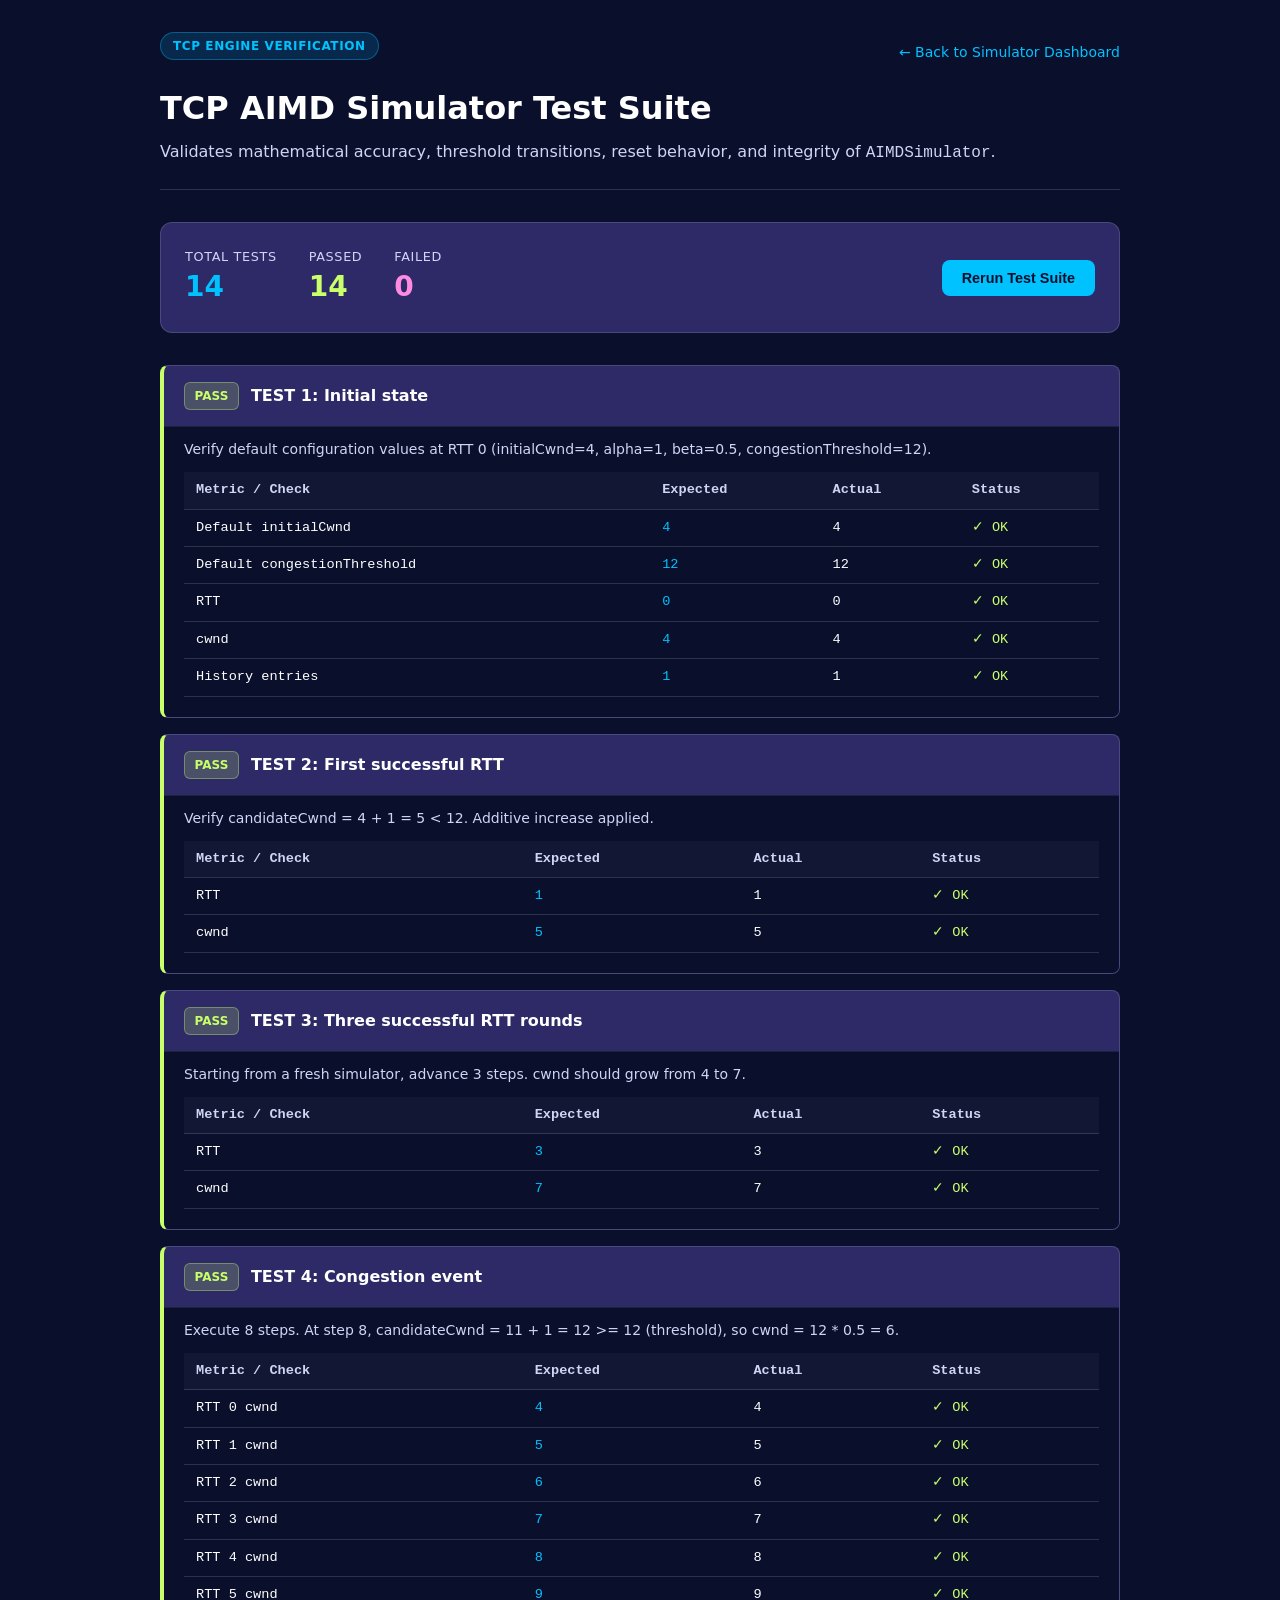
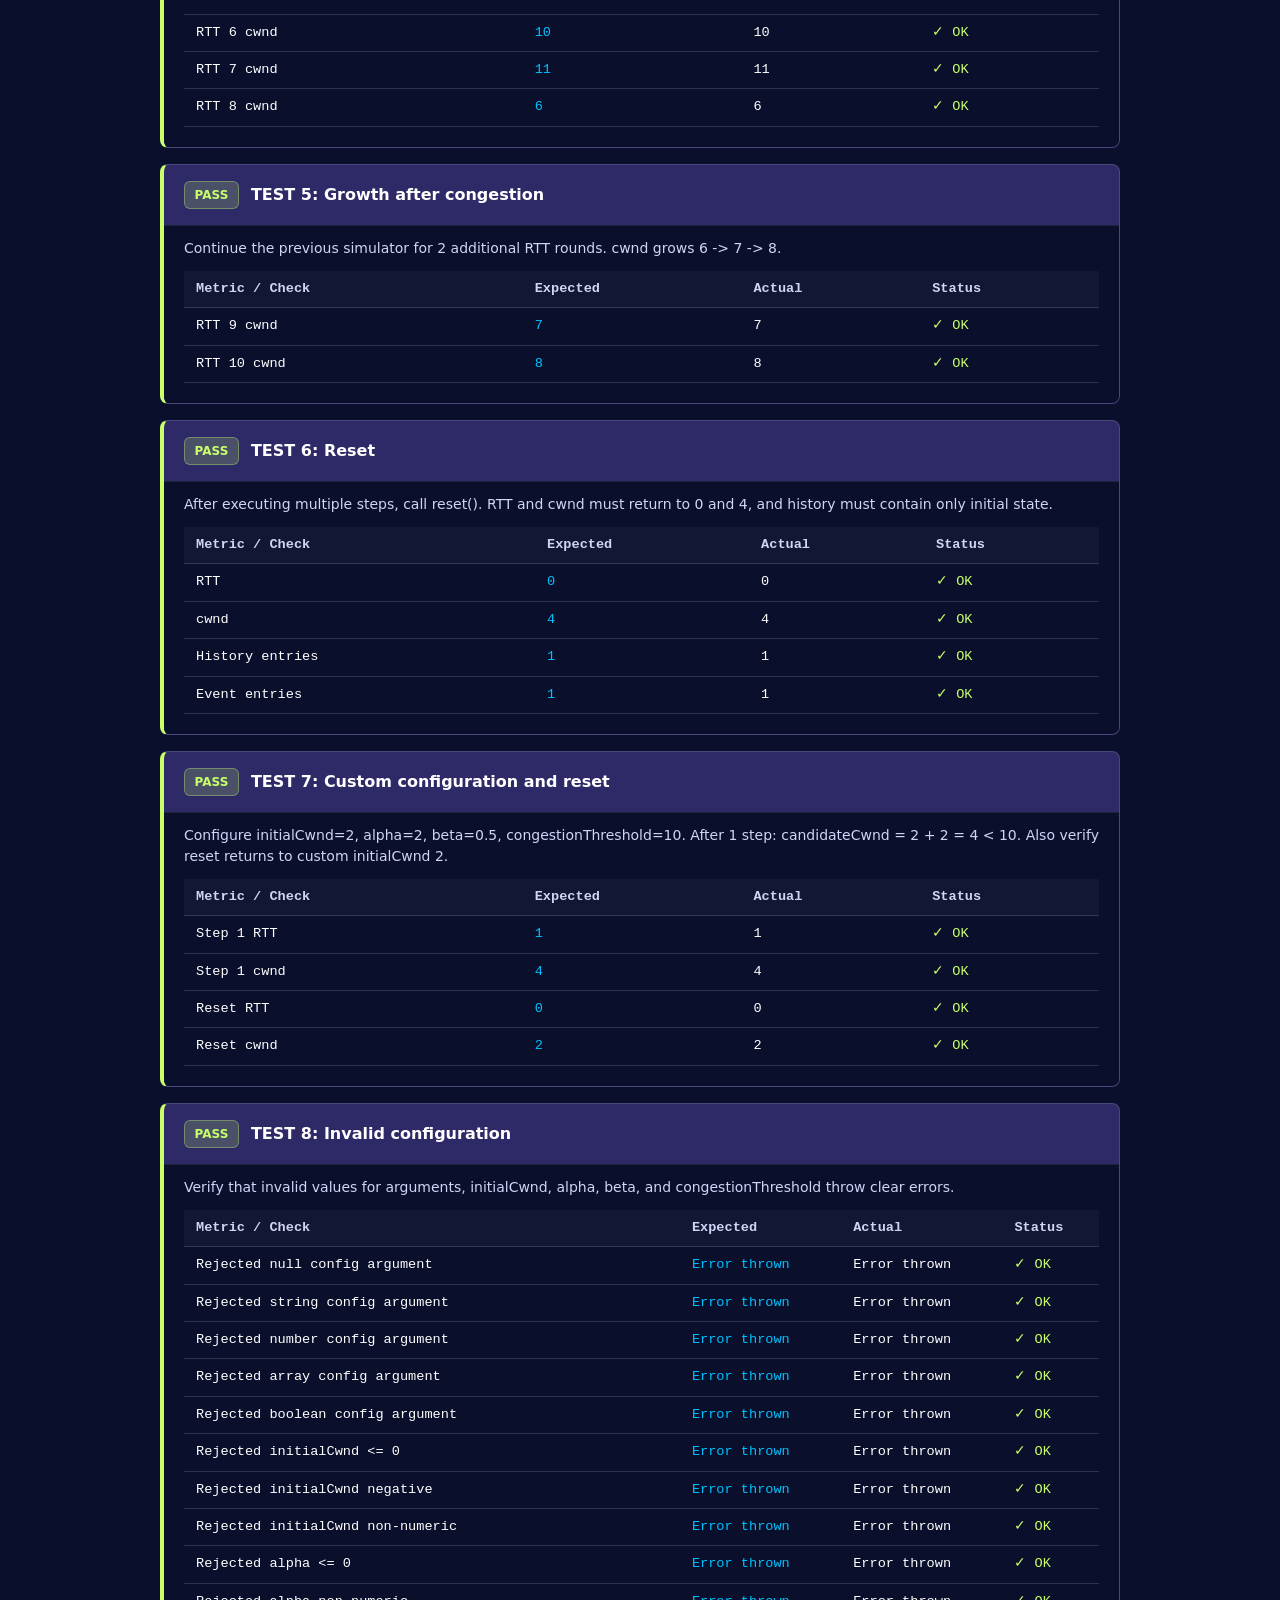
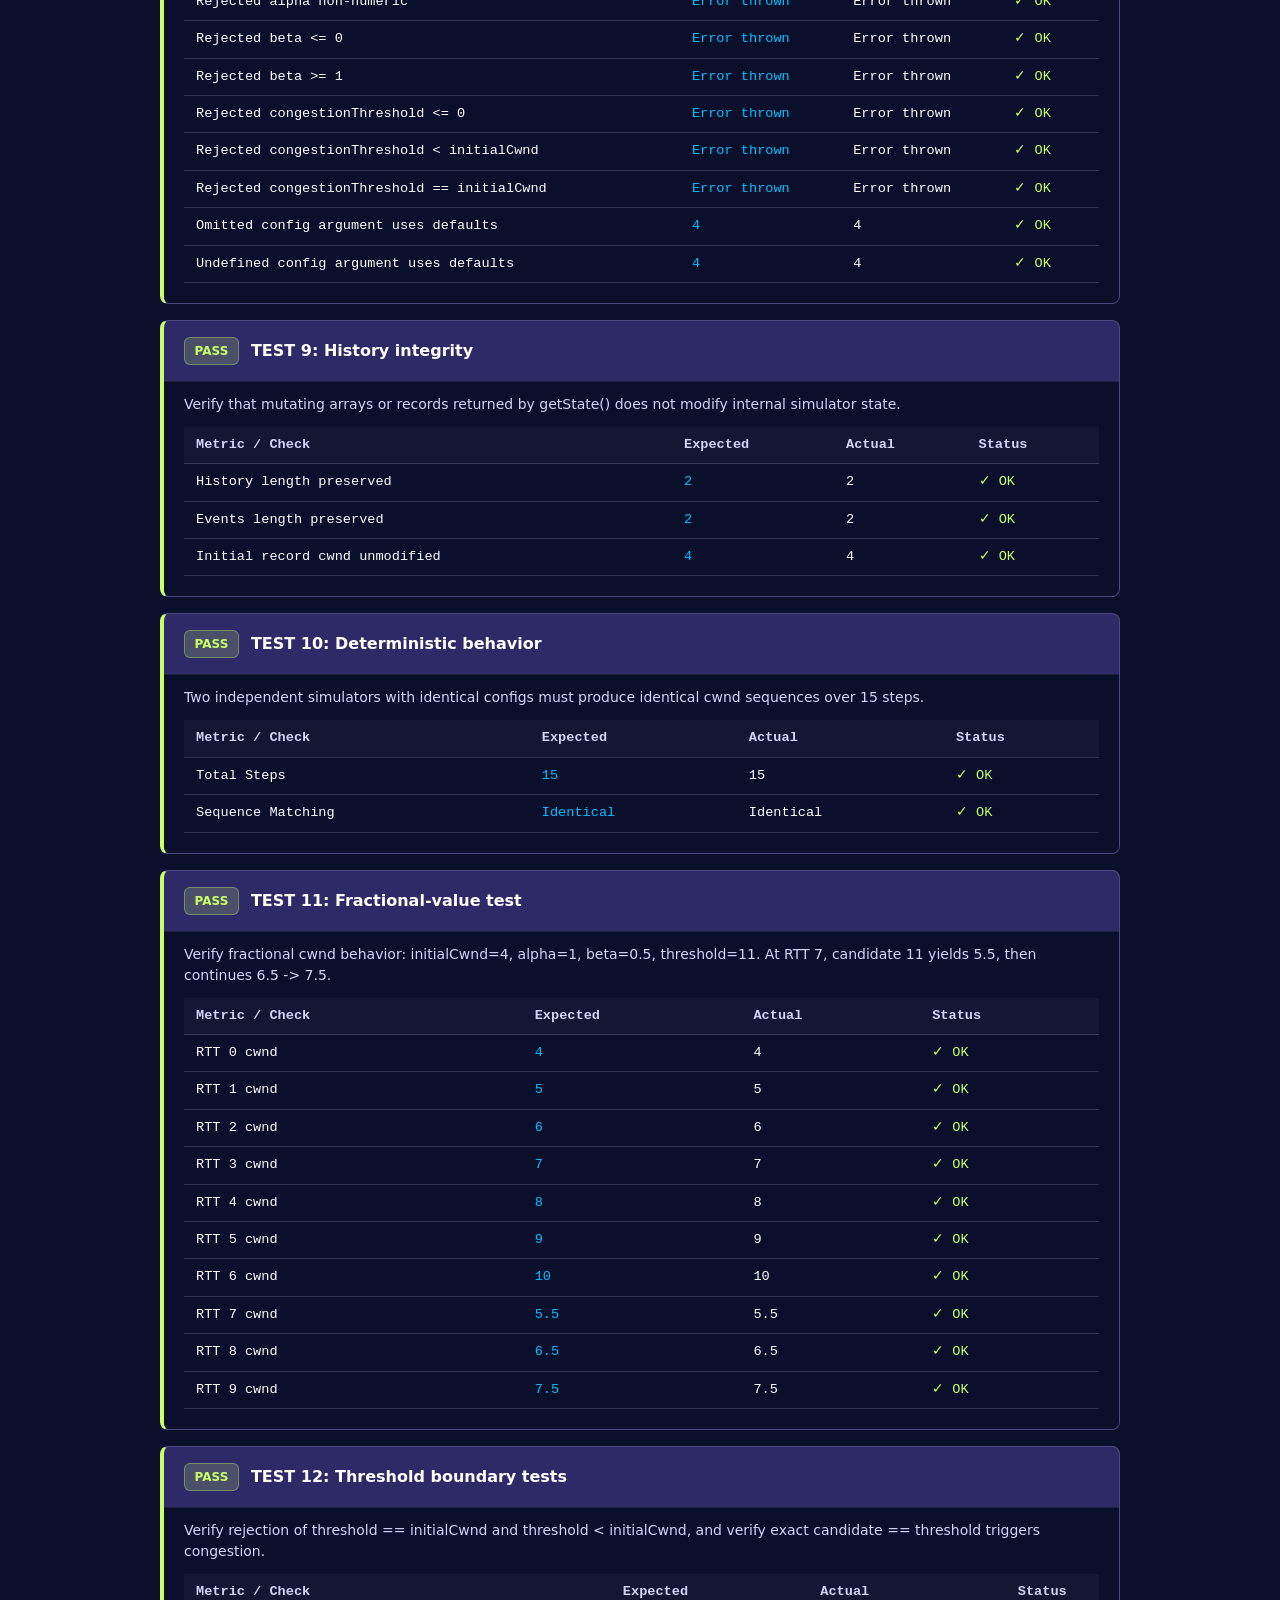
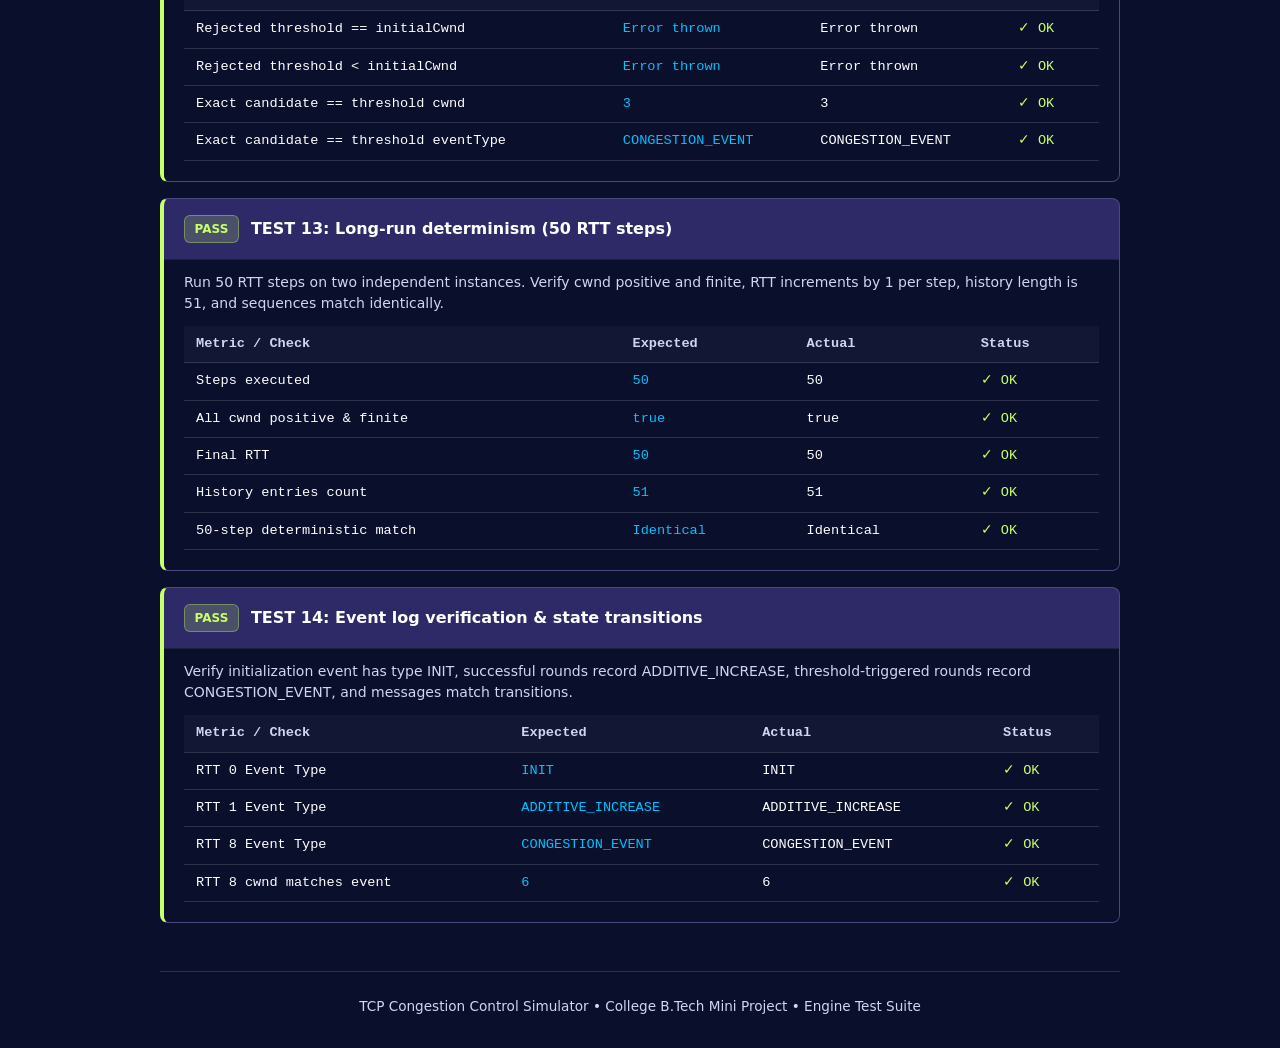
<file: tests/simulation-tests.html>
<!DOCTYPE html>
<html lang="en">
<head>
  <meta charset="UTF-8">
  <meta name="viewport" content="width=device-width, initial-scale=1.0">
  <title>TCP AIMD Simulator — Engine Test Suite</title>
  <style>
    :root {
      --bg-primary: #0A0F2C;
      --bg-card: #2E2A68;
      --bg-inner: #0A0F2C;
      --color-primary: #00C2FF;
      --color-congestion: #FF8AE2;
      --color-success: #C8FF6A;
      --text-primary: #FFFFFF;
      --text-muted: #D1D5F5;
      --accent-blue: #00C2FF;
      --accent-green: #C8FF6A;
      --accent-red: #FF8AE2;
      --accent-amber: #FF8AE2;
      --border-color: rgba(255, 255, 255, 0.14);
      --font-family: system-ui, -apple-system, BlinkMacSystemFont, 'Segoe UI', Roboto, Oxygen, Ubuntu, Cantarell, sans-serif;
      --font-mono: ui-monospace, SFMono-Regular, Menlo, Monaco, Consolas, 'Liberation Mono', 'Courier New', monospace;
    }

    * {
      box-sizing: border-box;
      margin: 0;
      padding: 0;
    }

    body {
      background-color: var(--bg-primary);
      color: var(--text-primary);
      font-family: var(--font-family);
      line-height: 1.5;
      padding: 2rem 1rem;
    }

    .container {
      max-width: 960px;
      margin: 0 auto;
    }

    header {
      margin-bottom: 2rem;
      border-bottom: 1px solid var(--border-color);
      padding-bottom: 1.5rem;
    }

    .badge-phase {
      display: inline-block;
      background: rgba(0, 194, 255, 0.15);
      color: var(--accent-blue);
      border: 1px solid rgba(0, 194, 255, 0.35);
      padding: 0.25rem 0.75rem;
      border-radius: 9999px;
      font-size: 0.75rem;
      font-weight: 700;
      text-transform: uppercase;
      letter-spacing: 0.05em;
      margin-bottom: 0.75rem;
    }

    h1 {
      font-size: 2rem;
      font-weight: 700;
      color: #ffffff;
      margin-bottom: 0.5rem;
    }

    p.subtitle {
      color: var(--text-muted);
      font-size: 1rem;
    }

    /* Summary Card */
    .summary-card {
      background: var(--bg-card);
      border: 1px solid var(--border-color);
      border-radius: 0.75rem;
      padding: 1.5rem;
      margin-bottom: 2rem;
      display: flex;
      flex-wrap: wrap;
      align-items: center;
      justify-content: space-between;
      gap: 1.5rem;
    }

    .summary-stats {
      display: flex;
      gap: 2rem;
      flex-wrap: wrap;
    }

    .stat-item {
      display: flex;
      flex-direction: column;
    }

    .stat-label {
      font-size: 0.8rem;
      color: var(--text-muted);
      text-transform: uppercase;
      letter-spacing: 0.05em;
    }

    .stat-value {
      font-size: 1.75rem;
      font-weight: 700;
    }

    .stat-value.total { color: var(--accent-blue); }
    .stat-value.passed { color: var(--accent-green); }
    .stat-value.failed { color: var(--accent-red); }

    .btn-rerun {
      background: #00C2FF;
      color: #0A0F2C;
      border: none;
      padding: 0.625rem 1.25rem;
      border-radius: 0.5rem;
      font-weight: 700;
      cursor: pointer;
      font-size: 0.9rem;
      transition: background 0.2s ease, box-shadow 0.2s ease;
    }

    .btn-rerun:hover {
      background: #33d1ff;
      box-shadow: 0 4px 12px rgba(0, 194, 255, 0.4);
    }

    /* Test List */
    .test-list {
      display: flex;
      flex-direction: column;
      gap: 1rem;
    }

    .test-card {
      background: var(--bg-card);
      border: 1px solid var(--border-color);
      border-radius: 0.5rem;
      overflow: hidden;
      transition: border-color 0.2s ease;
    }

    .test-card.pass {
      border-left: 4px solid var(--accent-green);
    }

    .test-card.fail {
      border-left: 4px solid var(--accent-red);
    }

    .test-header {
      padding: 1rem 1.25rem;
      display: flex;
      align-items: center;
      justify-content: space-between;
      cursor: pointer;
      user-select: none;
    }

    .test-title-wrap {
      display: flex;
      align-items: center;
      gap: 0.75rem;
    }

    .status-badge {
      display: inline-flex;
      align-items: center;
      justify-content: center;
      padding: 0.25rem 0.6rem;
      border-radius: 0.375rem;
      font-size: 0.75rem;
      font-weight: 700;
      text-transform: uppercase;
    }

    .status-badge.pass {
      background: rgba(200, 255, 106, 0.18);
      color: var(--accent-green);
      border: 1px solid rgba(200, 255, 106, 0.35);
    }

    .status-badge.fail {
      background: rgba(255, 138, 226, 0.18);
      color: var(--accent-red);
      border: 1px solid rgba(255, 138, 226, 0.35);
    }

    .test-name {
      font-weight: 600;
      font-size: 1rem;
      color: #ffffff;
    }

    .test-details {
      padding: 0 1.25rem 1.25rem 1.25rem;
      border-top: 1px solid rgba(255, 255, 255, 0.08);
      background: var(--bg-inner);
    }

    .test-description {
      color: var(--text-muted);
      font-size: 0.875rem;
      margin-top: 0.75rem;
      margin-bottom: 0.75rem;
    }

    .data-table {
      width: 100%;
      border-collapse: collapse;
      font-size: 0.85rem;
      font-family: var(--font-mono);
      margin-top: 0.5rem;
    }

    .data-table th, .data-table td {
      padding: 0.5rem 0.75rem;
      text-align: left;
      border-bottom: 1px solid var(--border-color);
    }

    .data-table th {
      color: var(--text-muted);
      font-weight: 600;
      background: rgba(255, 255, 255, 0.03);
    }

    .data-table td.val-expected {
      color: var(--accent-blue);
    }

    .data-table td.val-actual {
      color: #ffffff;
    }

    .data-table td.val-status-ok {
      color: var(--accent-green);
    }

    .data-table td.val-status-err {
      color: var(--accent-red);
    }

    .error-box {
      background: rgba(255, 138, 226, 0.12);
      border: 1px solid var(--accent-red);
      color: var(--accent-red);
      padding: 0.75rem;
      border-radius: 0.375rem;
      font-family: var(--font-mono);
      font-size: 0.85rem;
      margin-top: 0.5rem;
    }

    footer {
      margin-top: 3rem;
      text-align: center;
      color: var(--text-muted);
      font-size: 0.85rem;
      border-top: 1px solid var(--border-color);
      padding-top: 1.5rem;
    }
  </style>
</head>
<body>
  <div class="container">
    <header>
      <div style="display: flex; justify-content: space-between; align-items: center; margin-bottom: 0.75rem; flex-wrap: wrap; gap: 0.5rem;">
        <span class="badge-phase">TCP Engine Verification</span>
        <a href="../index.html" style="color: var(--accent-blue); text-decoration: none; font-size: 0.875rem; font-weight: 500;">&larr; Back to Simulator Dashboard</a>
      </div>
      <h1>TCP AIMD Simulator Test Suite</h1>
      <p class="subtitle">Validates mathematical accuracy, threshold transitions, reset behavior, and integrity of <code>AIMDSimulator</code>.</p>
    </header>

    <div class="summary-card">
      <div class="summary-stats">
        <div class="stat-item">
          <span class="stat-label">Total Tests</span>
          <span class="stat-value total" id="total-count">0</span>
        </div>
        <div class="stat-item">
          <span class="stat-label">Passed</span>
          <span class="stat-value passed" id="passed-count">0</span>
        </div>
        <div class="stat-item">
          <span class="stat-label">Failed</span>
          <span class="stat-value failed" id="failed-count">0</span>
        </div>
      </div>
      <button class="btn-rerun" onclick="runAllTests()">Rerun Test Suite</button>
    </div>

    <div id="test-results" class="test-list">
      <!-- Test cards populated dynamically -->
    </div>

    <footer>
      TCP Congestion Control Simulator &bull; College B.Tech Mini Project &bull; Engine Test Suite
    </footer>
  </div>

  <!-- Load the actual AIMDSimulator engine using a relative path -->
  <script src="../js/simulation.js"></script>

  <script>
    // Test assertion utilities
    function assertEqual(actual, expected, message) {
      if (actual !== expected) {
        throw new Error(`${message || 'Assertion failed'}: expected ${JSON.stringify(expected)}, but got ${JSON.stringify(actual)}`);
      }
    }

    function assertDeepEqual(actual, expected, message) {
      const a = JSON.stringify(actual);
      const b = JSON.stringify(expected);
      if (a !== b) {
        throw new Error(`${message || 'Assertion failed'}: expected ${b}, but got ${a}`);
      }
    }

    function assertTrue(condition, message) {
      if (!condition) {
        throw new Error(message || 'Expected condition to be truthy');
      }
    }

    function assertThrows(fn, message) {
      let threw = false;
      try {
        fn();
      } catch (e) {
        threw = true;
      }
      if (!threw) {
        throw new Error(message || 'Expected function to throw an error, but it did not.');
      }
    }

    // Test runner state
    const testSuite = [
      {
        id: 1,
        title: "TEST 1: Initial state",
        description: "Verify default configuration values at RTT 0 (initialCwnd=4, alpha=1, beta=0.5, congestionThreshold=12).",
        run: () => {
          assertEqual(AIMDSimulator.DEFAULTS.initialCwnd, 4, "Default initialCwnd must be 4");
          assertEqual(AIMDSimulator.DEFAULTS.alpha, 1, "Default alpha must be 1");
          assertEqual(AIMDSimulator.DEFAULTS.beta, 0.5, "Default beta must be 0.5");
          assertEqual(AIMDSimulator.DEFAULTS.congestionThreshold, 12, "Default congestionThreshold must be 12");

          const sim = new AIMDSimulator();
          const state = sim.getState();
          assertEqual(state.rtt, 0, "RTT should start at 0");
          assertEqual(state.cwnd, 4, "Initial cwnd should be 4");
          assertEqual(state.history.length, 1, "Initial history length should be 1");
          return {
            comparisons: [
              { label: "Default initialCwnd", expected: 4, actual: AIMDSimulator.DEFAULTS.initialCwnd },
              { label: "Default congestionThreshold", expected: 12, actual: AIMDSimulator.DEFAULTS.congestionThreshold },
              { label: "RTT", expected: 0, actual: state.rtt },
              { label: "cwnd", expected: 4, actual: state.cwnd },
              { label: "History entries", expected: 1, actual: state.history.length }
            ]
          };
        }
      },
      {
        id: 2,
        title: "TEST 2: First successful RTT",
        description: "Verify candidateCwnd = 4 + 1 = 5 < 12. Additive increase applied.",
        run: () => {
          const sim = new AIMDSimulator();
          const state = sim.step();
          assertEqual(state.rtt, 1, "RTT should be 1 after one step");
          assertEqual(state.cwnd, 5, "cwnd should be 5 after one step");
          return {
            comparisons: [
              { label: "RTT", expected: 1, actual: state.rtt },
              { label: "cwnd", expected: 5, actual: state.cwnd }
            ]
          };
        }
      },
      {
        id: 3,
        title: "TEST 3: Three successful RTT rounds",
        description: "Starting from a fresh simulator, advance 3 steps. cwnd should grow from 4 to 7.",
        run: () => {
          const sim = new AIMDSimulator();
          sim.step(); // RTT 1: cwnd 5
          sim.step(); // RTT 2: cwnd 6
          const state = sim.step(); // RTT 3: cwnd 7
          assertEqual(state.rtt, 3, "RTT should be 3");
          assertEqual(state.cwnd, 7, "cwnd should be 7");
          return {
            comparisons: [
              { label: "RTT", expected: 3, actual: state.rtt },
              { label: "cwnd", expected: 7, actual: state.cwnd }
            ]
          };
        }
      },
      {
        id: 4,
        title: "TEST 4: Congestion event",
        description: "Execute 8 steps. At step 8, candidateCwnd = 11 + 1 = 12 >= 12 (threshold), so cwnd = 12 * 0.5 = 6.",
        run: () => {
          const sim = new AIMDSimulator();
          const expectedCwnds = [4, 5, 6, 7, 8, 9, 10, 11, 6];
          const actualCwnds = [sim.getState().cwnd];

          for (let i = 1; i <= 8; i++) {
            const state = sim.step();
            actualCwnds.push(state.cwnd);
          }

          assertDeepEqual(actualCwnds, expectedCwnds, "Congestion window progression mismatch");

          return {
            comparisons: expectedCwnds.map((exp, idx) => ({
              label: `RTT ${idx} cwnd`,
              expected: exp,
              actual: actualCwnds[idx]
            }))
          };
        }
      },
      {
        id: 5,
        title: "TEST 5: Growth after congestion",
        description: "Continue the previous simulator for 2 additional RTT rounds. cwnd grows 6 -> 7 -> 8.",
        run: () => {
          const sim = new AIMDSimulator();
          for (let i = 1; i <= 8; i++) sim.step(); // reach RTT 8 (cwnd = 6)
          const state9 = sim.step(); // RTT 9: candidate = 6+1=7 < 12 -> 7
          const state10 = sim.step(); // RTT 10: candidate = 7+1=8 < 12 -> 8

          assertEqual(state9.rtt, 9, "RTT should be 9");
          assertEqual(state9.cwnd, 7, "cwnd at RTT 9 should be 7");
          assertEqual(state10.rtt, 10, "RTT should be 10");
          assertEqual(state10.cwnd, 8, "cwnd at RTT 10 should be 8");

          return {
            comparisons: [
              { label: "RTT 9 cwnd", expected: 7, actual: state9.cwnd },
              { label: "RTT 10 cwnd", expected: 8, actual: state10.cwnd }
            ]
          };
        }
      },
      {
        id: 6,
        title: "TEST 6: Reset",
        description: "After executing multiple steps, call reset(). RTT and cwnd must return to 0 and 4, and history must contain only initial state.",
        run: () => {
          const sim = new AIMDSimulator();
          sim.step();
          sim.step();
          sim.step();
          sim.reset();
          const state = sim.getState();

          assertEqual(state.rtt, 0, "RTT after reset should be 0");
          assertEqual(state.cwnd, 4, "cwnd after reset should be 4");
          assertEqual(state.history.length, 1, "History after reset should have exactly 1 record");
          assertEqual(state.events.length, 1, "Events after reset should have exactly 1 record");

          return {
            comparisons: [
              { label: "RTT", expected: 0, actual: state.rtt },
              { label: "cwnd", expected: 4, actual: state.cwnd },
              { label: "History entries", expected: 1, actual: state.history.length },
              { label: "Event entries", expected: 1, actual: state.events.length }
            ]
          };
        }
      },
      {
        id: 7,
        title: "TEST 7: Custom configuration and reset",
        description: "Configure initialCwnd=2, alpha=2, beta=0.5, congestionThreshold=10. After 1 step: candidateCwnd = 2 + 2 = 4 < 10. Also verify reset returns to custom initialCwnd 2.",
        run: () => {
          const sim = new AIMDSimulator({
            initialCwnd: 2,
            alpha: 2,
            beta: 0.5,
            congestionThreshold: 10
          });
          const state = sim.step();

          assertEqual(state.rtt, 1, "RTT should be 1");
          assertEqual(state.cwnd, 4, "cwnd should be 4");

          // Verify reset returns to custom initialCwnd
          sim.reset();
          const resetState = sim.getState();
          assertEqual(resetState.rtt, 0, "Reset RTT should be 0");
          assertEqual(resetState.cwnd, 2, "Reset cwnd should return to custom initialCwnd (2)");
          assertEqual(resetState.history.length, 1, "Reset history should have 1 entry");

          return {
            comparisons: [
              { label: "Step 1 RTT", expected: 1, actual: state.rtt },
              { label: "Step 1 cwnd", expected: 4, actual: state.cwnd },
              { label: "Reset RTT", expected: 0, actual: resetState.rtt },
              { label: "Reset cwnd", expected: 2, actual: resetState.cwnd }
            ]
          };
        }
      },
      {
        id: 8,
        title: "TEST 8: Invalid configuration",
        description: "Verify that invalid values for arguments, initialCwnd, alpha, beta, and congestionThreshold throw clear errors.",
        run: () => {
          const invalidCases = [
            { name: "null config argument", cfg: null },
            { name: "string config argument", cfg: "invalid" },
            { name: "number config argument", cfg: 42 },
            { name: "array config argument", cfg: [1, 2] },
            { name: "boolean config argument", cfg: true },
            { name: "initialCwnd <= 0", cfg: { initialCwnd: 0 } },
            { name: "initialCwnd negative", cfg: { initialCwnd: -4 } },
            { name: "initialCwnd non-numeric", cfg: { initialCwnd: "bad" } },
            { name: "alpha <= 0", cfg: { alpha: 0 } },
            { name: "alpha non-numeric", cfg: { alpha: NaN } },
            { name: "beta <= 0", cfg: { beta: 0 } },
            { name: "beta >= 1", cfg: { beta: 1.0 } },
            { name: "congestionThreshold <= 0", cfg: { congestionThreshold: 0 } },
            { name: "congestionThreshold < initialCwnd", cfg: { initialCwnd: 10, congestionThreshold: 8 } },
            { name: "congestionThreshold == initialCwnd", cfg: { initialCwnd: 10, congestionThreshold: 10 } }
          ];

          invalidCases.forEach(testCase => {
            assertThrows(() => new AIMDSimulator(testCase.cfg), `Should reject config with ${testCase.name}`);
          });

          // Verify undefined and omitted arguments use default configuration
          const simDefault1 = new AIMDSimulator();
          assertEqual(simDefault1.cwnd, 4, "Omitted config argument must use default cwnd 4");
          const simDefault2 = new AIMDSimulator(undefined);
          assertEqual(simDefault2.cwnd, 4, "Undefined config argument must use default cwnd 4");

          return {
            comparisons: [
              ...invalidCases.map(c => ({
                label: `Rejected ${c.name}`,
                expected: "Error thrown",
                actual: "Error thrown"
              })),
              { label: "Omitted config argument uses defaults", expected: 4, actual: simDefault1.cwnd },
              { label: "Undefined config argument uses defaults", expected: 4, actual: simDefault2.cwnd }
            ]
          };
        }
      },
      {
        id: 9,
        title: "TEST 9: History integrity",
        description: "Verify that mutating arrays or records returned by getState() does not modify internal simulator state.",
        run: () => {
          const sim = new AIMDSimulator();
          sim.step();
          const snapshot1 = sim.getState();

          // Attempt external mutation
          snapshot1.history.push({ rtt: 999, cwnd: 999 });
          snapshot1.events.push({ rtt: 999, description: "Hacked" });
          if (snapshot1.history[0]) {
            snapshot1.history[0].cwnd = 9999;
          }

          const snapshot2 = sim.getState();
          assertEqual(snapshot2.history.length, 2, "Internal history length should not change");
          assertEqual(snapshot2.events.length, 2, "Internal events length should not change");
          assertEqual(snapshot2.history[0].cwnd, 4, "Internal history record should not be mutated");

          return {
            comparisons: [
              { label: "History length preserved", expected: 2, actual: snapshot2.history.length },
              { label: "Events length preserved", expected: 2, actual: snapshot2.events.length },
              { label: "Initial record cwnd unmodified", expected: 4, actual: snapshot2.history[0].cwnd }
            ]
          };
        }
      },
      {
        id: 10,
        title: "TEST 10: Deterministic behavior",
        description: "Two independent simulators with identical configs must produce identical cwnd sequences over 15 steps.",
        run: () => {
          const simA = new AIMDSimulator();
          const simB = new AIMDSimulator();

          const seqA = [simA.getState().cwnd];
          const seqB = [simB.getState().cwnd];

          for (let i = 0; i < 15; i++) {
            seqA.push(simA.step().cwnd);
            seqB.push(simB.step().cwnd);
          }

          assertDeepEqual(seqA, seqB, "Independent simulators must produce identical sequences");

          return {
            comparisons: [
              { label: "Total Steps", expected: 15, actual: 15 },
              { label: "Sequence Matching", expected: "Identical", actual: "Identical" }
            ]
          };
        }
      },
      {
        id: 11,
        title: "TEST 11: Fractional-value test",
        description: "Verify fractional cwnd behavior: initialCwnd=4, alpha=1, beta=0.5, threshold=11. At RTT 7, candidate 11 yields 5.5, then continues 6.5 -> 7.5.",
        run: () => {
          const sim = new AIMDSimulator({
            initialCwnd: 4,
            alpha: 1,
            beta: 0.5,
            congestionThreshold: 11
          });
          const expectedCwnds = [4, 5, 6, 7, 8, 9, 10, 5.5, 6.5, 7.5];
          const actualCwnds = [sim.getState().cwnd];

          for (let i = 1; i <= 9; i++) {
            const state = sim.step();
            actualCwnds.push(state.cwnd);
          }

          assertDeepEqual(actualCwnds, expectedCwnds, "Fractional cwnd sequence mismatch");

          return {
            comparisons: expectedCwnds.map((exp, idx) => ({
              label: `RTT ${idx} cwnd`,
              expected: exp,
              actual: actualCwnds[idx]
            }))
          };
        }
      },
      {
        id: 12,
        title: "TEST 12: Threshold boundary tests",
        description: "Verify rejection of threshold == initialCwnd and threshold < initialCwnd, and verify exact candidate == threshold triggers congestion.",
        run: () => {
          // 1. Threshold equal to initialCwnd must be rejected
          assertThrows(() => new AIMDSimulator({ initialCwnd: 10, congestionThreshold: 10 }), "Should reject threshold == initialCwnd");

          // 2. Threshold below initialCwnd must be rejected
          assertThrows(() => new AIMDSimulator({ initialCwnd: 10, congestionThreshold: 9 }), "Should reject threshold < initialCwnd");

          // 3. Candidate window exactly equal to threshold must trigger congestion
          const sim = new AIMDSimulator({
            initialCwnd: 5,
            alpha: 1,
            beta: 0.5,
            congestionThreshold: 6
          });
          // Step 1: candidateCwnd = 5 + 1 = 6 === threshold (6) -> triggers congestion!
          const state = sim.step();
          assertEqual(state.rtt, 1, "RTT should be 1");
          assertEqual(state.cwnd, 3, "cwnd should be 6 * 0.5 = 3");
          const lastEvent = state.events[state.events.length - 1];
          assertEqual(lastEvent.eventType, 'CONGESTION_EVENT', "Event type must be CONGESTION_EVENT");

          return {
            comparisons: [
              { label: "Rejected threshold == initialCwnd", expected: "Error thrown", actual: "Error thrown" },
              { label: "Rejected threshold < initialCwnd", expected: "Error thrown", actual: "Error thrown" },
              { label: "Exact candidate == threshold cwnd", expected: 3, actual: state.cwnd },
              { label: "Exact candidate == threshold eventType", expected: "CONGESTION_EVENT", actual: lastEvent.eventType }
            ]
          };
        }
      },
      {
        id: 13,
        title: "TEST 13: Long-run determinism (50 RTT steps)",
        description: "Run 50 RTT steps on two independent instances. Verify cwnd positive and finite, RTT increments by 1 per step, history length is 51, and sequences match identically.",
        run: () => {
          const sim1 = new AIMDSimulator();
          const sim2 = new AIMDSimulator();

          const seq1 = [sim1.getState().cwnd];
          const seq2 = [sim2.getState().cwnd];

          for (let step = 1; step <= 50; step++) {
            const state1 = sim1.step();
            const state2 = sim2.step();

            assertTrue(Number.isFinite(state1.cwnd) && state1.cwnd > 0, `cwnd must be positive and finite at RTT ${step}`);
            assertEqual(state1.rtt, step, `RTT must increment exactly by 1 (expected ${step}, got ${state1.rtt})`);

            seq1.push(state1.cwnd);
            seq2.push(state2.cwnd);
          }

          const finalState1 = sim1.getState();
          assertEqual(finalState1.rtt, 50, "Final RTT must be 50");
          assertEqual(finalState1.history.length, 51, "History must contain initial state + 50 steps (51 total)");
          assertEqual(finalState1.events.length, 51, "Events must contain initial state + 50 steps (51 total)");

          assertDeepEqual(seq1, seq2, "Independent runs must produce identical 50-step sequences");

          return {
            comparisons: [
              { label: "Steps executed", expected: 50, actual: 50 },
              { label: "All cwnd positive & finite", expected: true, actual: true },
              { label: "Final RTT", expected: 50, actual: finalState1.rtt },
              { label: "History entries count", expected: 51, actual: finalState1.history.length },
              { label: "50-step deterministic match", expected: "Identical", actual: "Identical" }
            ]
          };
        }
      },
      {
        id: 14,
        title: "TEST 14: Event log verification & state transitions",
        description: "Verify initialization event has type INIT, successful rounds record ADDITIVE_INCREASE, threshold-triggered rounds record CONGESTION_EVENT, and messages match transitions.",
        run: () => {
          const sim = new AIMDSimulator();

          // Initial state check
          const initState = sim.getState();
          assertEqual(initState.events[0].eventType, 'INIT', "Initial event must have type INIT");
          assertTrue(initState.events[0].description.includes("Simulation initialized"), "Initial description should describe init");

          // Step 1: Additive Increase
          const state1 = sim.step();
          const event1 = state1.events[state1.events.length - 1];
          assertEqual(event1.eventType, 'ADDITIVE_INCREASE', "Successful round must record ADDITIVE_INCREASE");
          assertTrue(event1.description.includes("Additive Increase"), "Description must mention Additive Increase");
          assertEqual(event1.cwnd, 5, "Event cwnd must match state cwnd (5)");

          // Advance to RTT 8 (Congestion event)
          for (let i = 2; i <= 7; i++) sim.step();
          const state8 = sim.step(); // RTT 8: candidate 12 >= 12 -> congestion!
          const event8 = state8.events[state8.events.length - 1];
          assertEqual(event8.eventType, 'CONGESTION_EVENT', "Congestion step must record CONGESTION_EVENT");
          assertTrue(event8.description.includes("Congestion event triggered"), "Description must describe congestion event");
          assertTrue(event8.description.includes("Multiplicative Decrease"), "Description must describe Multiplicative Decrease");
          assertEqual(event8.cwnd, 6, "Event cwnd must match state cwnd (6)");

          return {
            comparisons: [
              { label: "RTT 0 Event Type", expected: "INIT", actual: initState.events[0].eventType },
              { label: "RTT 1 Event Type", expected: "ADDITIVE_INCREASE", actual: event1.eventType },
              { label: "RTT 8 Event Type", expected: "CONGESTION_EVENT", actual: event8.eventType },
              { label: "RTT 8 cwnd matches event", expected: 6, actual: event8.cwnd }
            ]
          };
        }
      }
    ];

    function runAllTests() {
      const container = document.getElementById("test-results");
      container.innerHTML = "";

      let passedCount = 0;
      let failedCount = 0;

      testSuite.forEach(test => {
        let passed = false;
        let resultData = null;
        let errorMessage = null;

        try {
          resultData = test.run();
          passed = true;
          passedCount++;
        } catch (err) {
          passed = false;
          failedCount++;
          errorMessage = err.message || String(err);
        }

        const card = document.createElement("div");
        card.className = `test-card ${passed ? 'pass' : 'fail'}`;

        let comparisonsHtml = "";
        if (resultData && resultData.comparisons) {
          comparisonsHtml = `
            <table class="data-table">
              <thead>
                <tr>
                  <th>Metric / Check</th>
                  <th>Expected</th>
                  <th>Actual</th>
                  <th>Status</th>
                </tr>
              </thead>
              <tbody>
                ${resultData.comparisons.map(c => `
                  <tr>
                    <td>${c.label}</td>
                    <td class="val-expected">${c.expected}</td>
                    <td class="val-actual">${c.actual}</td>
                    <td class="${c.expected === c.actual ? 'val-status-ok' : 'val-status-err'}">
                      ${c.expected === c.actual ? '✓ OK' : '✗ MISMATCH'}
                    </td>
                  </tr>
                `).join('')}
              </tbody>
            </table>
          `;
        }

        let errorHtml = "";
        if (errorMessage) {
          errorHtml = `<div class="error-box"><strong>Error:</strong> ${errorMessage}</div>`;
        }

        card.innerHTML = `
          <div class="test-header">
            <div class="test-title-wrap">
              <span class="status-badge ${passed ? 'pass' : 'fail'}">${passed ? 'PASS' : 'FAIL'}</span>
              <span class="test-name">${test.title}</span>
            </div>
          </div>
          <div class="test-details">
            <div class="test-description">${test.description}</div>
            ${comparisonsHtml}
            ${errorHtml}
          </div>
        `;

        container.appendChild(card);
      });

      document.getElementById("total-count").textContent = testSuite.length;
      document.getElementById("passed-count").textContent = passedCount;
      document.getElementById("failed-count").textContent = failedCount;
    }

    // Auto-run tests on page load
    window.addEventListener("DOMContentLoaded", runAllTests);
  </script>
</body>
</html>
</file>
